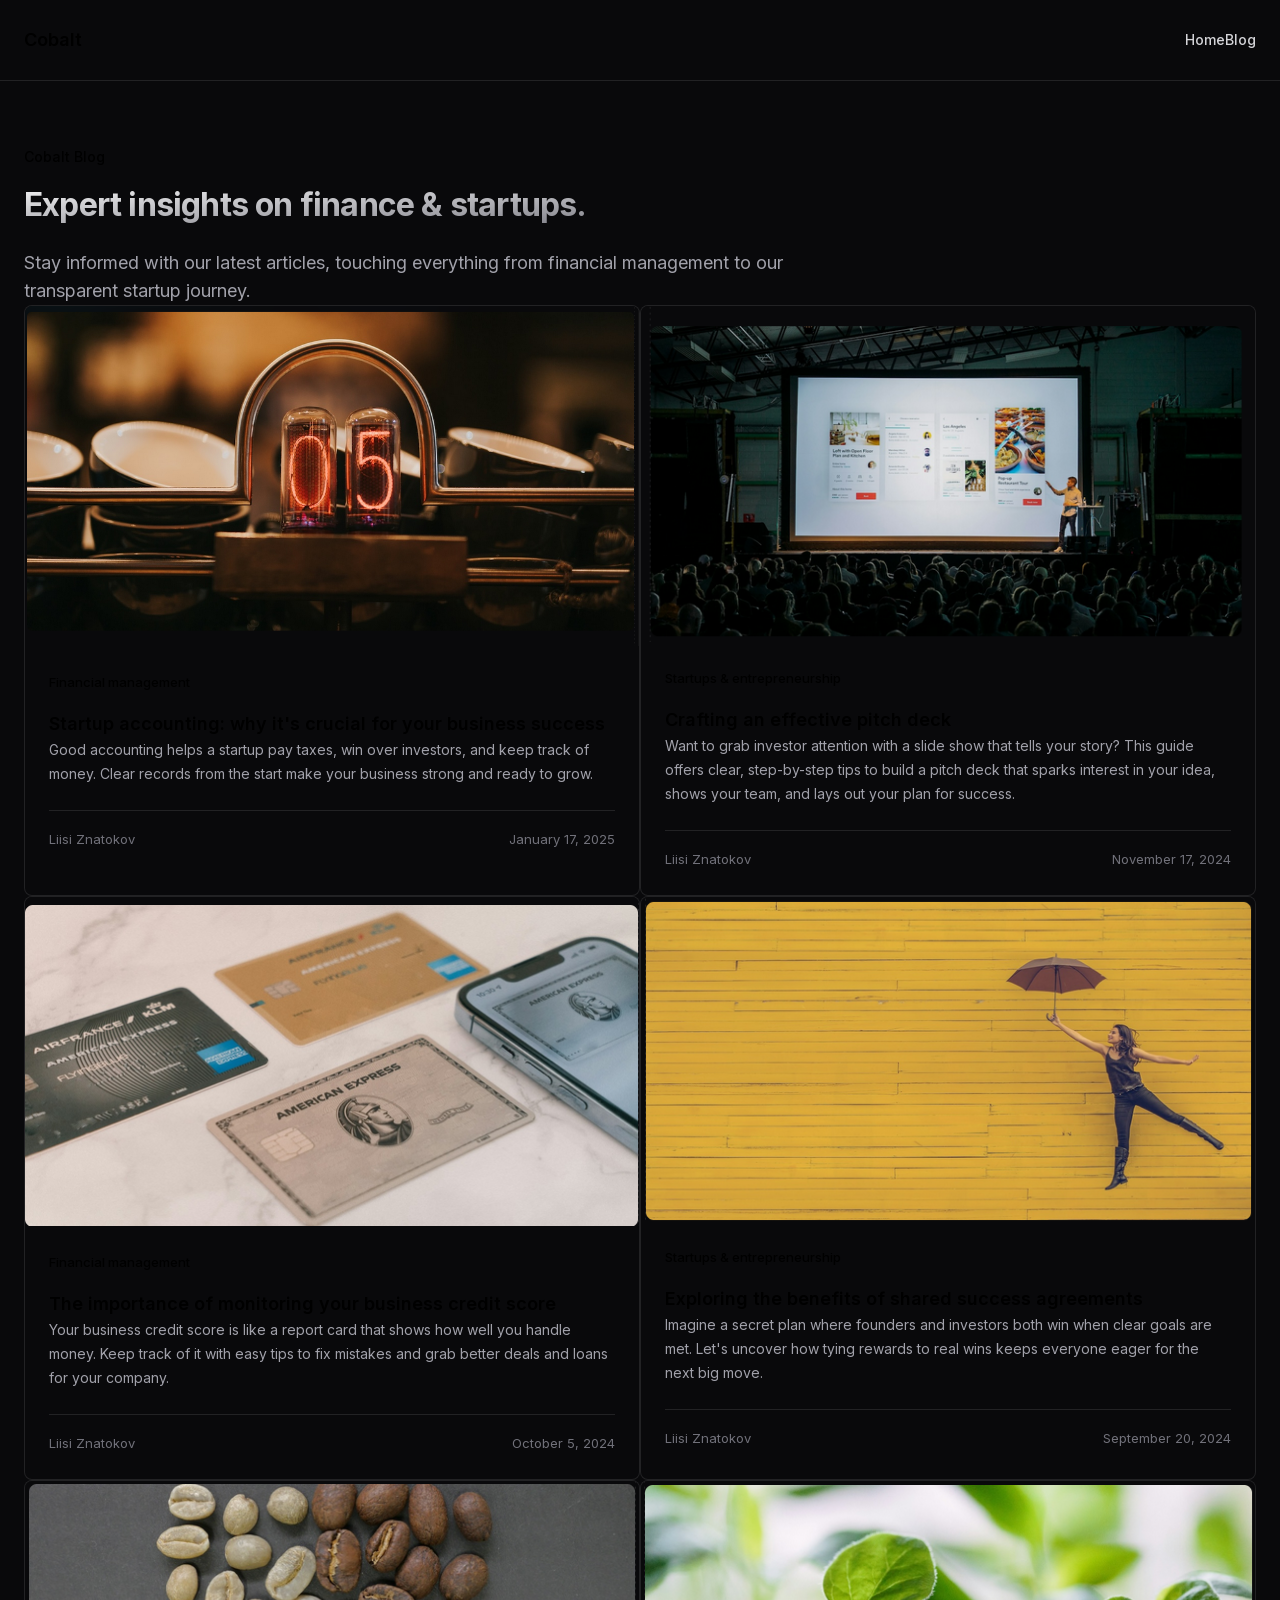
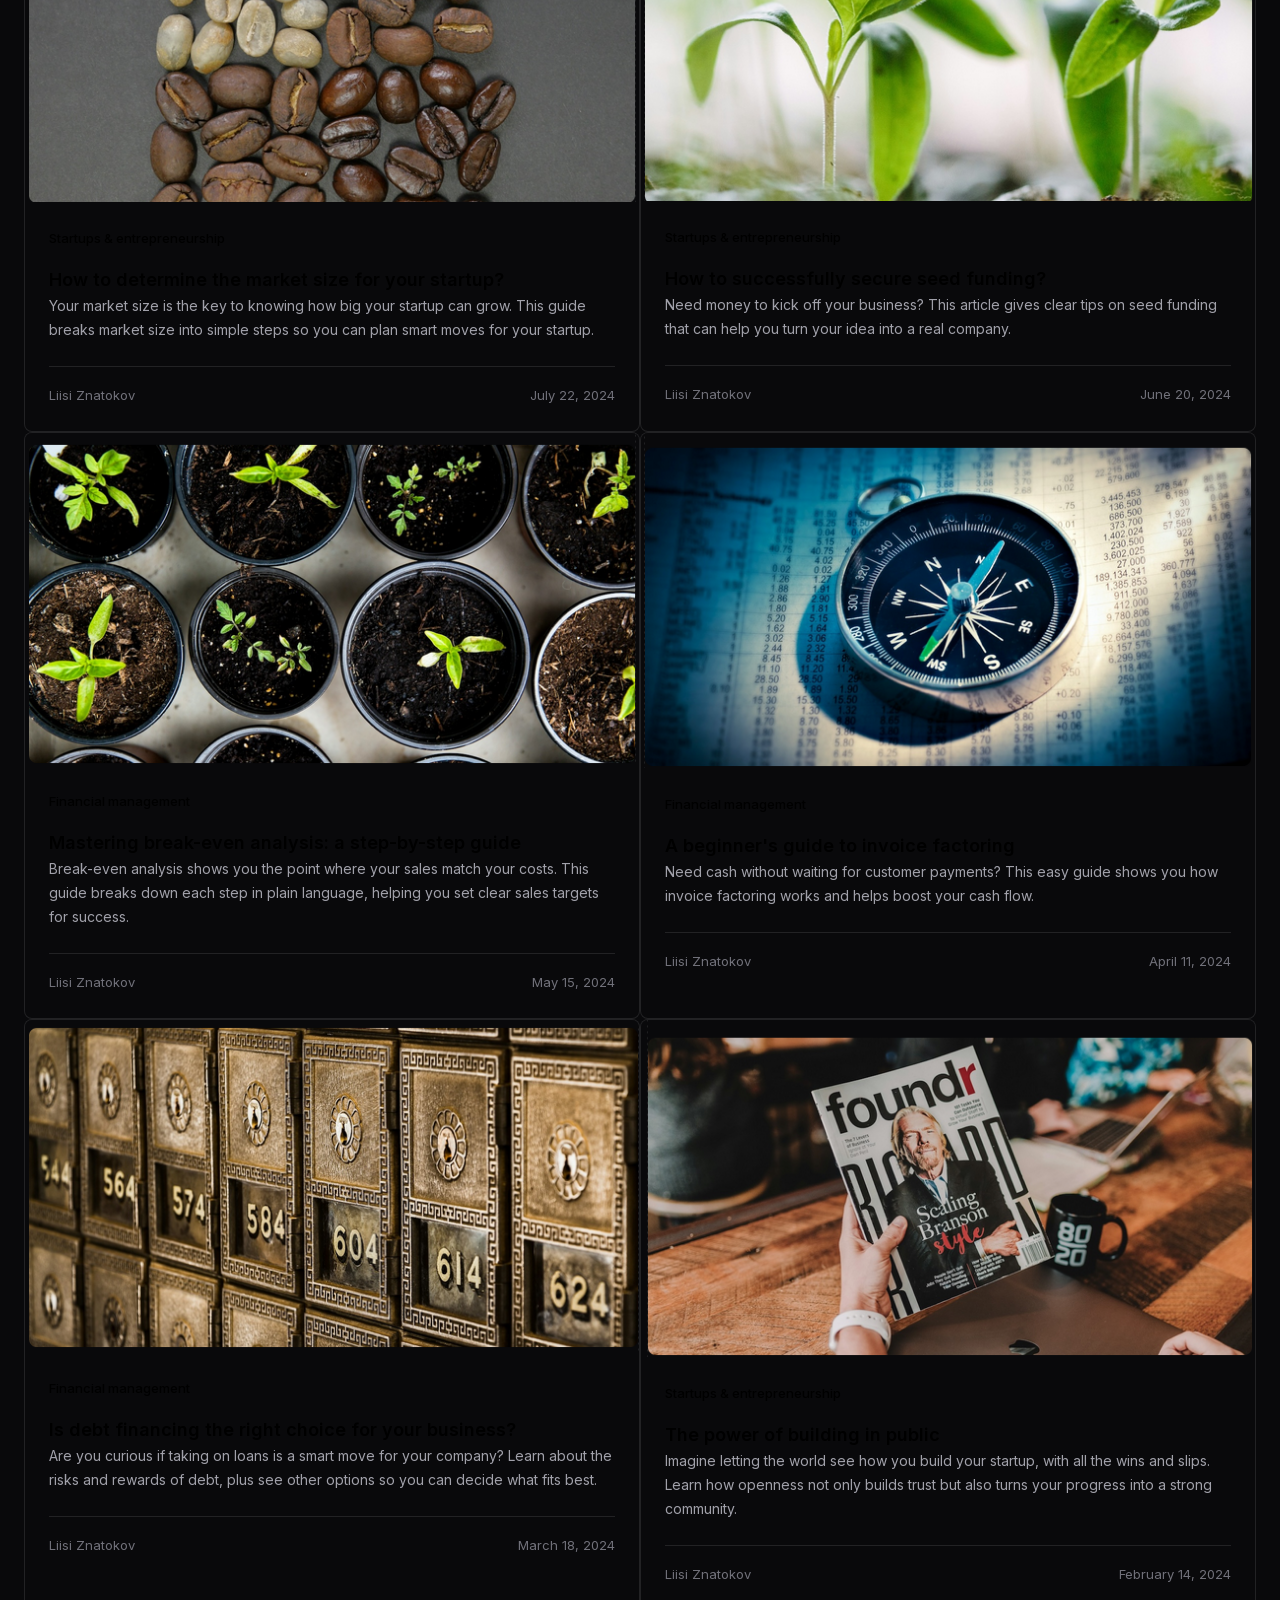
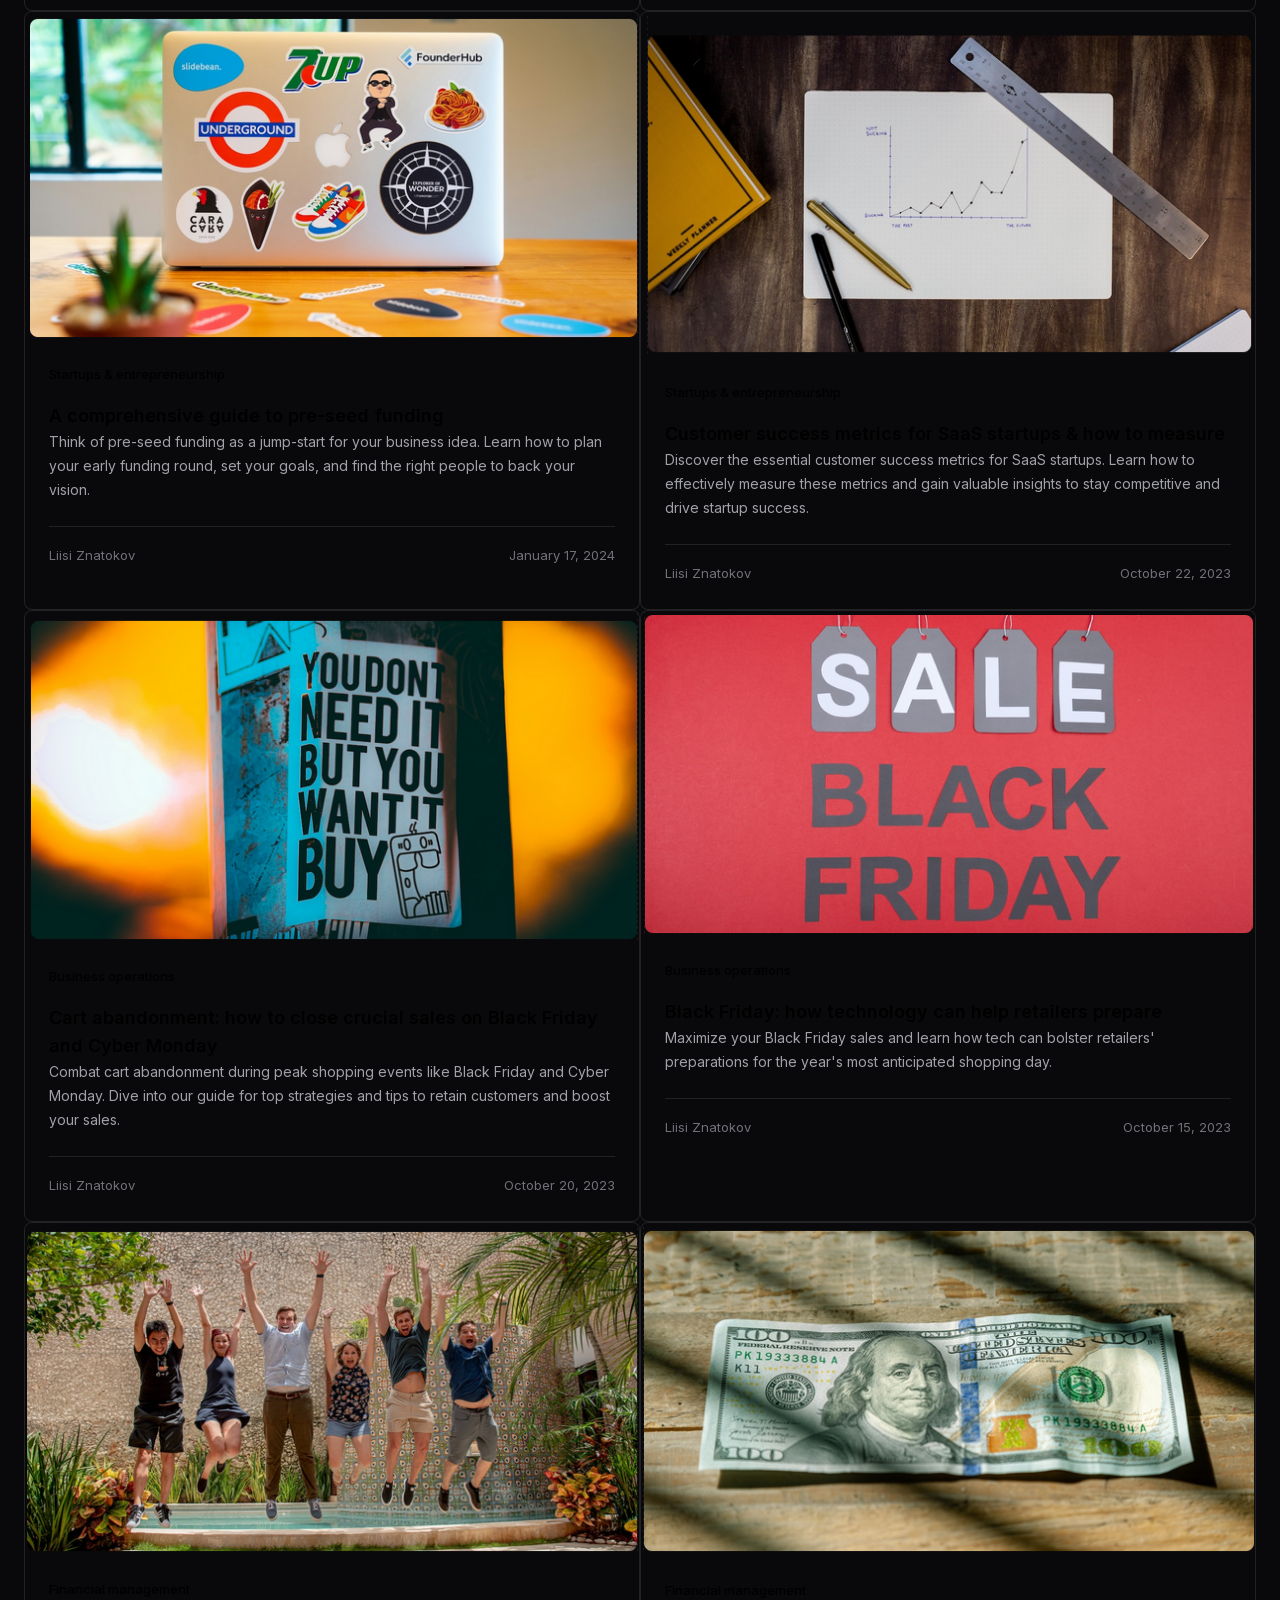
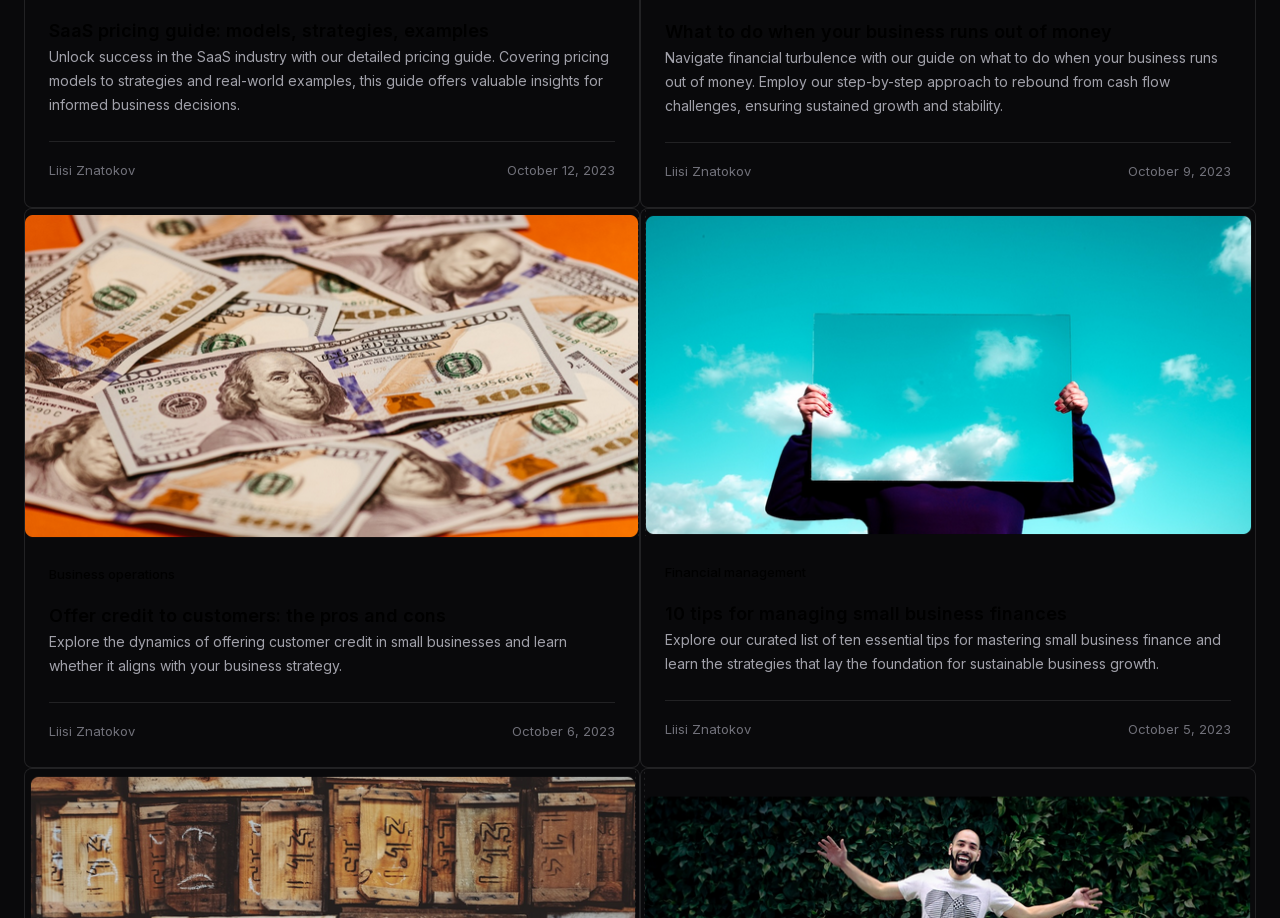
<file: blog.html>
<!DOCTYPE html>
<html lang="en">
<head>
  <meta charset="utf-8" />
  <meta name="viewport" content="width=device-width, initial-scale=1" />
  <meta http-equiv="refresh" content="0; url=/blog/" />
  <title>Cobalt Blog</title>
  <link rel="canonical" href="/blog/" />
</head>
<body>
  <p><a href="/blog/">Cobalt Blog</a></p>
</body>
</html>
</file>
